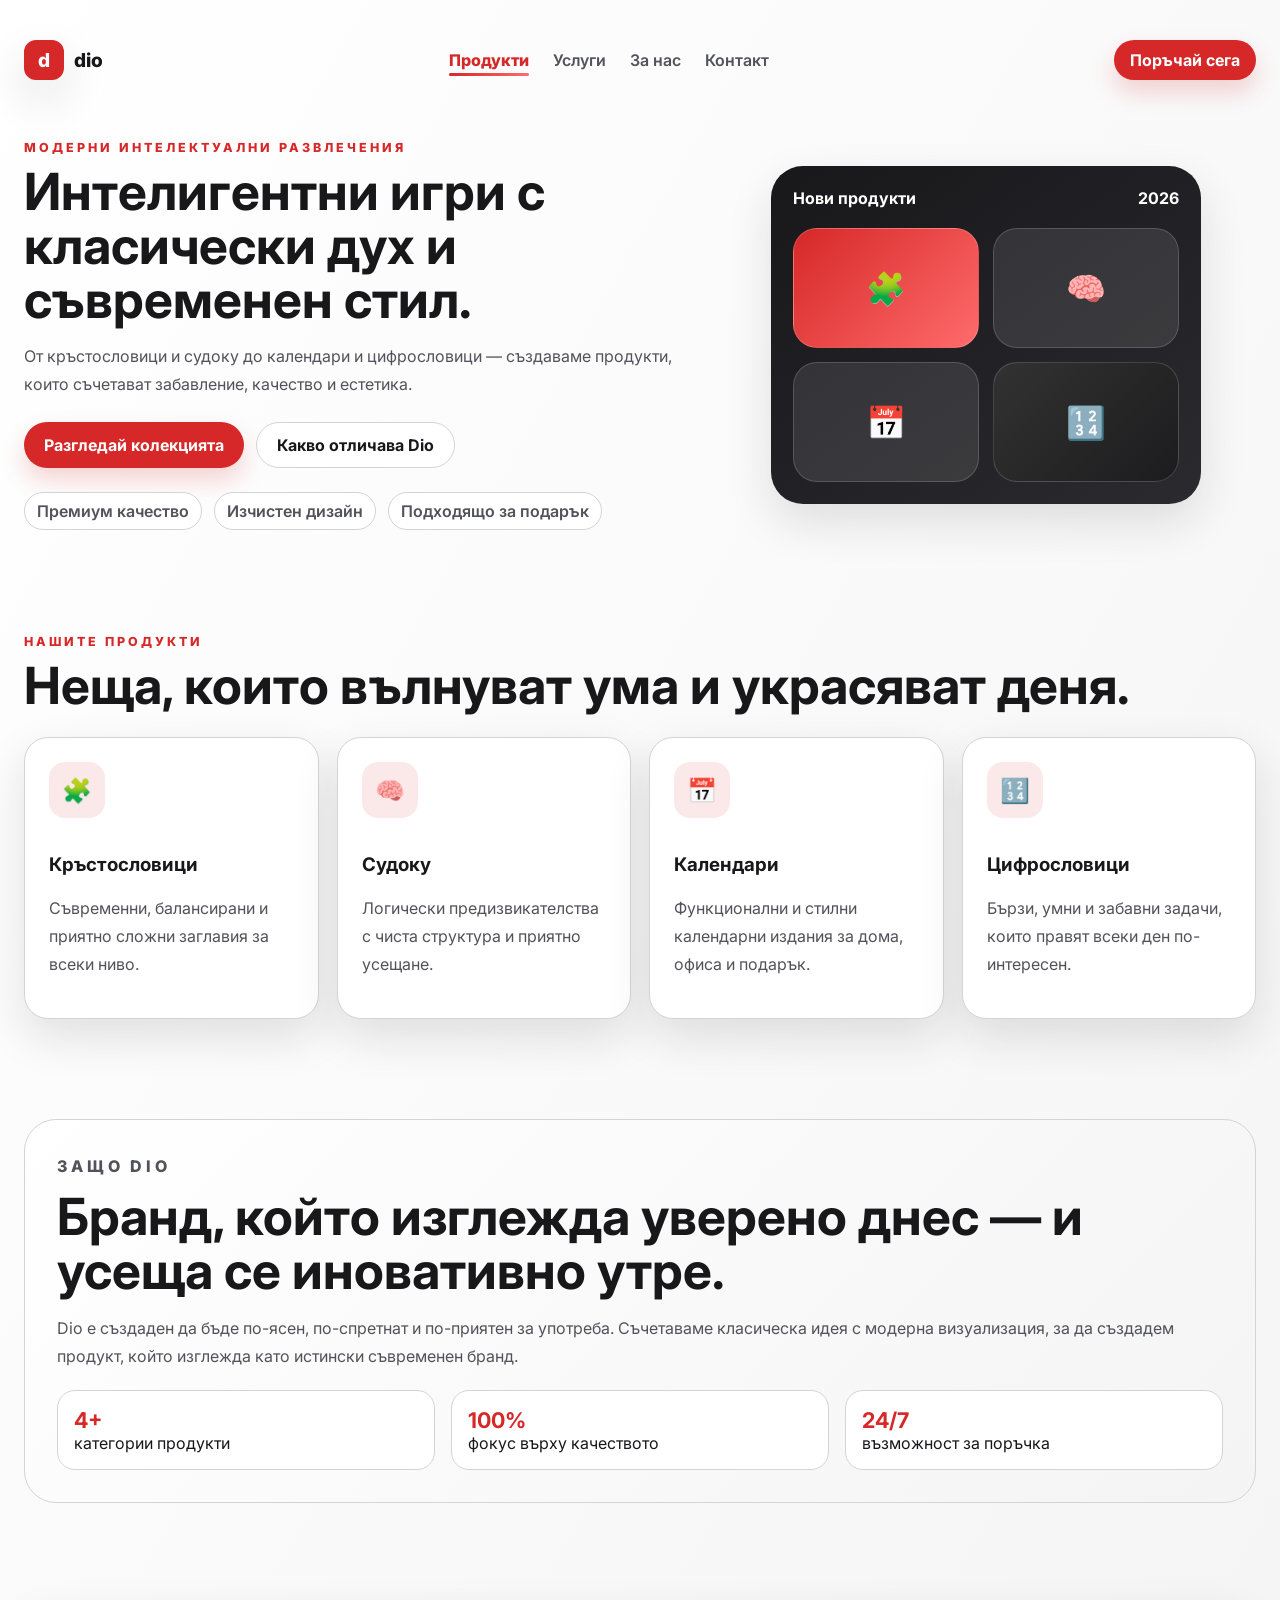
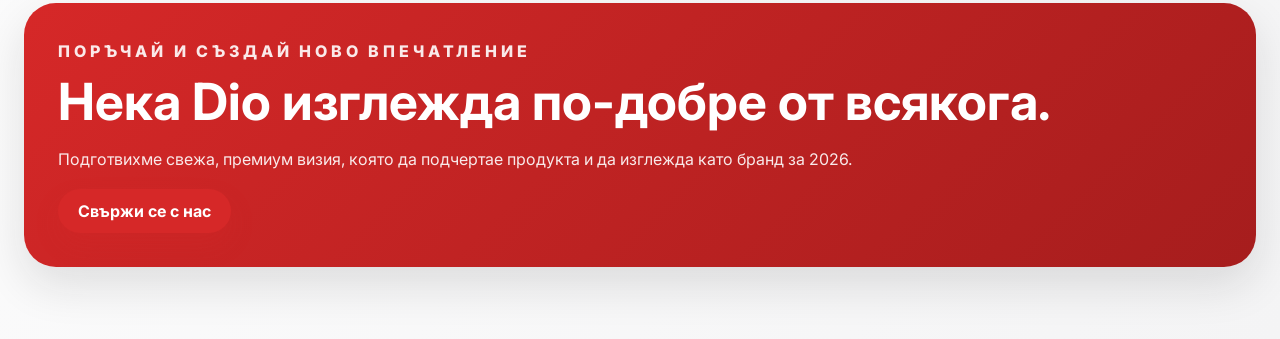
<file: index.html>
<!DOCTYPE html>
<html lang="bg">
  <head>
    <meta charset="UTF-8" />
    <meta name="viewport" content="width=device-width, initial-scale=1.0" />
    <meta
      name="description"
      content="Dio.bg — създаваме модерни кръстословици, судоку, календари и цифрословици за любители на мисленето и забавлението."
    />
    <title>Dio — интелигентни игри и подаръци</title>
    <link rel="preconnect" href="https://fonts.googleapis.com" />
    <link rel="preconnect" href="https://fonts.gstatic.com" crossorigin />
    <link
      href="https://fonts.googleapis.com/css2?family=Inter:wght@400;500;600;700;800&display=swap"
      rel="stylesheet"
    />
    <link rel="stylesheet" href="styles.css" />
  </head>
  <body>
    <div class="page-shell">
      <header class="topbar">
        <a class="brand" href="#home" aria-label="Dio начална страница">
          <span class="brand-mark">D</span>
          <span class="brand-text">dio</span>
        </a>
        <nav class="nav-links" aria-label="Основна навигация">
          <a href="#products">Продукти</a>
          <a href="services.html">Услуги</a>
          <a href="about.html">За нас</a>
          <a href="contacts.html">Контакт</a>
        </nav>
        <a class="button-primary small" href="contacts.html">Поръчай сега</a>
      </header>

      <main id="home">
        <section class="hero">
          <div class="hero-copy">
            <p class="eyebrow">Модерни интелектуални развлечения</p>
            <h1>Интелигентни игри с класически дух и съвременен стил.</h1>
            <p class="lead">
              От кръстословици и судоку до календари и цифрословици — създаваме
              продукти, които съчетават забавление, качество и естетика.
            </p>
            <div class="hero-actions">
              <a class="button-primary" href="#products">Разгледай колекцията</a>
              <a class="button-secondary" href="#about">Какво отличава Dio</a>
            </div>
            <ul class="hero-points">
              <li>Премиум качество</li>
              <li>Изчистен дизайн</li>
              <li>Подходящо за подарък</li>
            </ul>
          </div>
          <div class="hero-visual" aria-hidden="true">
            <div class="hero-card">
              <div class="card-top">
                <span>Нови продукти</span>
                <strong>2026</strong>
              </div>
              <div class="visual-grid">
                <div class="mini-card red">🧩</div>
                <div class="mini-card">🧠</div>
                <div class="mini-card">📅</div>
                <div class="mini-card dark">🔢</div>
              </div>
            </div>
          </div>
        </section>

        <section class="section" id="products">
          <div class="section-heading">
            <p class="eyebrow">Нашите продукти</p>
            <h2>Неща, които вълнуват ума и украсяват деня.</h2>
          </div>
          <div class="product-grid">
            <article class="product-card">
              <div class="icon-wrap">🧩</div>
              <h3>Кръстословици</h3>
              <p>Съвременни, балансирани и приятно сложни заглавия за всеки ниво.</p>
            </article>
            <article class="product-card">
              <div class="icon-wrap">🧠</div>
              <h3>Судоку</h3>
              <p>Логически предизвикателства с чиста структура и приятно усещане.</p>
            </article>
            <article class="product-card">
              <div class="icon-wrap">📅</div>
              <h3>Календари</h3>
              <p>Функционални и стилни календарни издания за дома, офиса и подарък.</p>
            </article>
            <article class="product-card">
              <div class="icon-wrap">🔢</div>
              <h3>Цифрословици</h3>
              <p>Бързи, умни и забавни задачи, които правят всеки ден по-интересен.</p>
            </article>
          </div>
        </section>

        <section class="section about" id="about">
          <div class="about-panel">
            <p class="eyebrow">Защо Dio</p>
            <h2>Бранд, който изглежда уверено днес — и усеща се иновативно утре.</h2>
            <p>
              Dio е създаден да бъде по-ясен, по-спретнат и по-приятен за употреба.
              Съчетаваме класическа идея с модерна визуализация, за да създадем
              продукт, който изглежда като истински съвременен бранд.
            </p>
            <div class="stats">
              <div>
                <strong>4+</strong>
                <span>категории продукти</span>
              </div>
              <div>
                <strong>100%</strong>
                <span>фокус върху качеството</span>
              </div>
              <div>
                <strong>24/7</strong>
                <span>възможност за поръчка</span>
              </div>
            </div>
          </div>
        </section>

        <section class="section cta-section" id="contact">
          <div class="cta-card">
            <p class="eyebrow">Поръчай и създай ново впечатление</p>
            <h2>Нека Dio изглежда по-добре от всякога.</h2>
            <p>Подготвихме свежа, премиум визия, която да подчертае продукта и да изглежда като бранд за 2026.</p>
            <a class="button-primary" href="mailto:hello@dio.bg">Свържи се с нас</a>
          </div>
        </section>
      </main>
    </div>

    <script src="script.js"></script>
  </body>
</html>
</file>
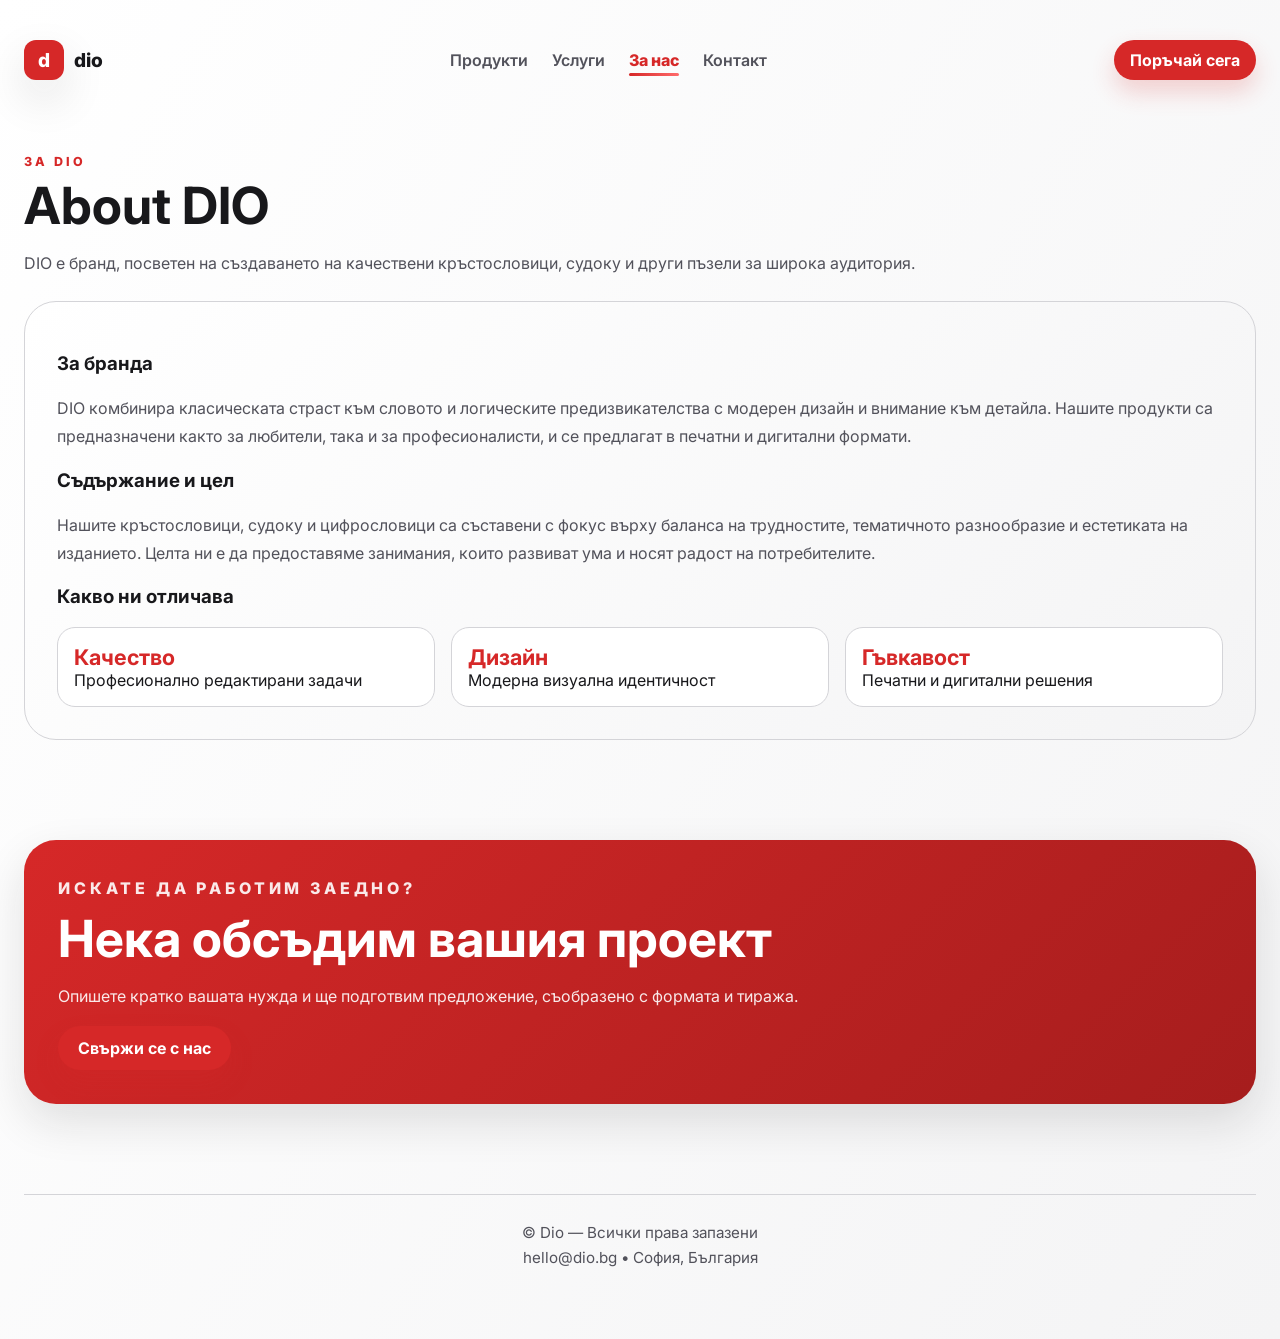
<file: about.html>
<!DOCTYPE html>
<html lang="bg">
  <head>
    <meta charset="UTF-8" />
    <meta name="viewport" content="width=device-width, initial-scale=1.0" />
    <title>About DIO</title>
    <link rel="preconnect" href="https://fonts.googleapis.com" />
    <link rel="preconnect" href="https://fonts.gstatic.com" crossorigin />
    <link
      href="https://fonts.googleapis.com/css2?family=Inter:wght@400;500;600;700;800&display=swap"
      rel="stylesheet"
    />
    <link rel="stylesheet" href="styles.css" />
  </head>
  <body>
    <div class="page-shell">
      <header class="topbar">
        <a class="brand" href="index.html" aria-label="Dio начална страница">
          <span class="brand-mark">D</span>
          <span class="brand-text">dio</span>
        </a>
        <nav class="nav-links" aria-label="Основна навигация">
          <a href="#products">Продукти</a>
          <a href="services.html">Услуги</a>
          <a href="about.html" class="active">За нас</a>
          <a href="contacts.html">Контакт</a>
        </nav>
        <a class="button-primary small" href="contacts.html">Поръчай сега</a>
      </header>

      <main id="about-page">
        <section class="section">
          <div class="section-heading">
            <p class="eyebrow">За DIO</p>
            <h2>About DIO</h2>
            <p class="lead">DIO е бранд, посветен на създаването на качествени кръстословици, судоку и други пъзели за широка аудитория.</p>
          </div>

          <div class="about-panel">
            <h3>За бранда</h3>
            <p>
              DIO комбинира класическата страст към словото и логическите предизвикателства с модерен дизайн и внимание към детайла. Нашите продукти са предназначени както за любители, така и за професионалисти, и се предлагат в печатни и дигитални формати.
            </p>

            <h3>Съдържание и цел</h3>
            <p>
              Нашите кръстословици, судоку и цифрословици са съставени с фокус върху баланса на трудностите, тематичното разнообразие и естетиката на изданието. Целта ни е да предоставяме занимания, които развиват ума и носят радост на потребителите.
            </p>

            <h3>Какво ни отличава</h3>
            <div class="stats" style="margin-top:16px;">
              <div>
                <strong>Качество</strong>
                <span>Професионално редактирани задачи</span>
              </div>
              <div>
                <strong>Дизайн</strong>
                <span>Модерна визуална идентичност</span>
              </div>
              <div>
                <strong>Гъвкавост</strong>
                <span>Печатни и дигитални решения</span>
              </div>
            </div>
          </div>
        </section>

        <section class="section" id="contact">
          <div class="cta-card">
            <p class="eyebrow">Искате да работим заедно?</p>
            <h2>Нека обсъдим вашия проект</h2>
            <p>Опишете кратко вашата нужда и ще подготвим предложение, съобразено с формата и тиража.</p>
            <a class="button-primary" href="mailto:hello@dio.bg">Свържи се с нас</a>
          </div>
        </section>

        <footer class="site-footer" aria-label="Футър">
          <div class="site-footer-inner">
            <p>© Dio — Всички права запазени</p>
            <p>hello@dio.bg • София, България</p>
          </div>
        </footer>
      </main>
    </div>

    <script src="script.js"></script>
  </body>
</html>
</file>
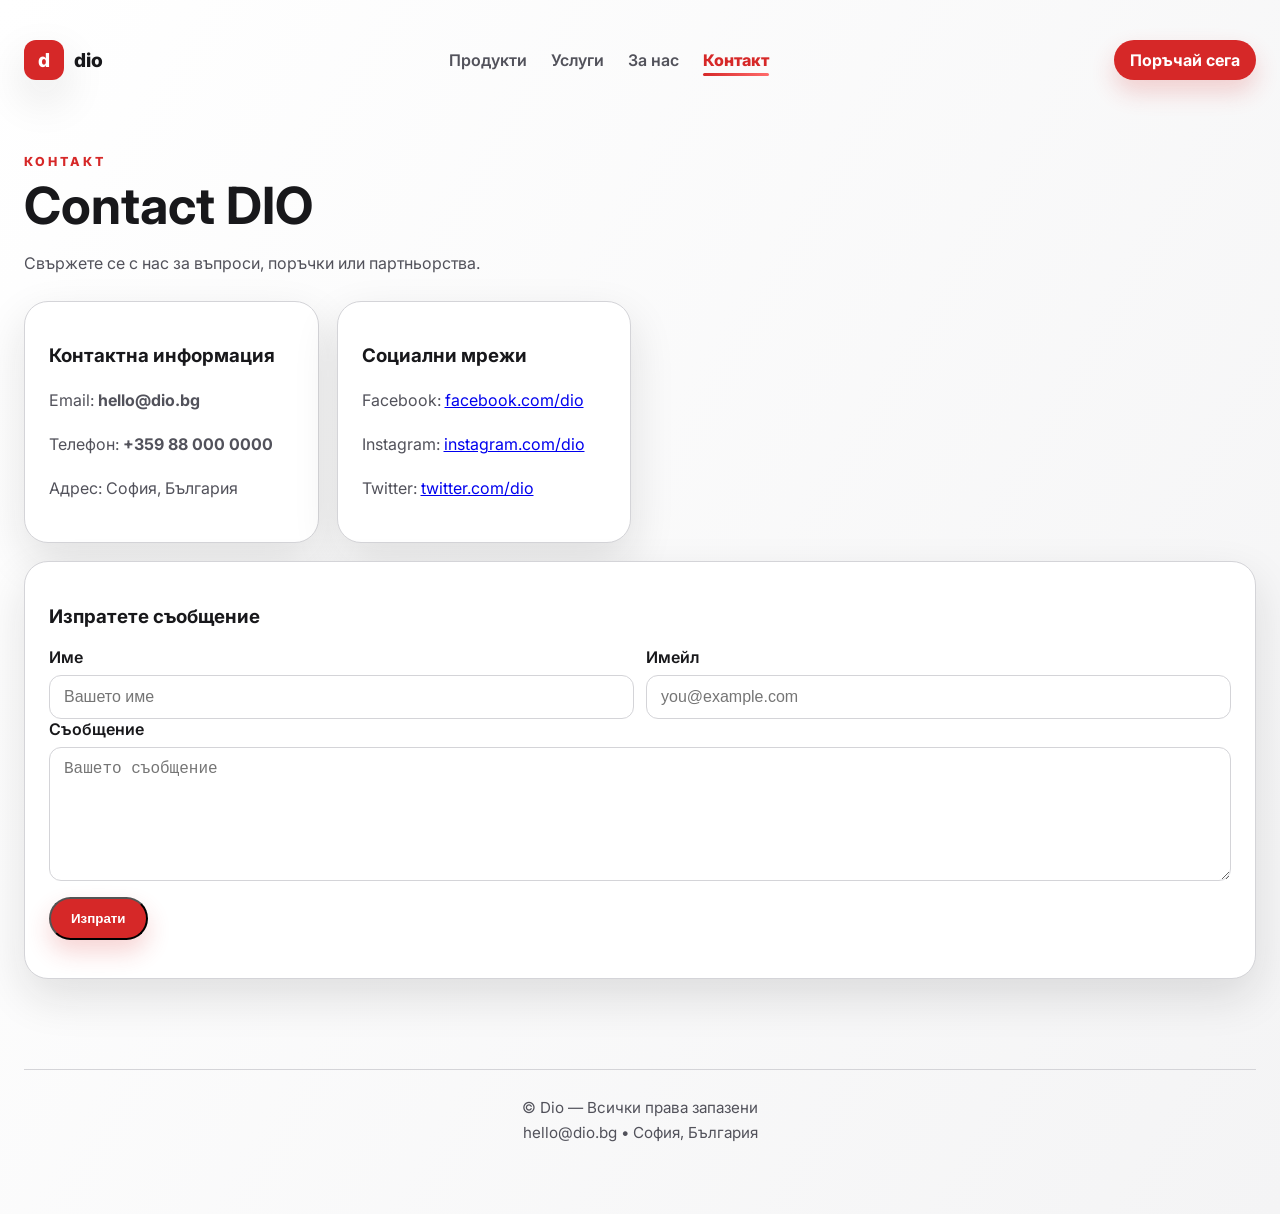
<file: contacts.html>
<!DOCTYPE html>
<html lang="bg">
  <head>
    <meta charset="UTF-8" />
    <meta name="viewport" content="width=device-width, initial-scale=1.0" />
    <title>Contact DIO</title>
    <link rel="preconnect" href="https://fonts.googleapis.com" />
    <link rel="preconnect" href="https://fonts.gstatic.com" crossorigin />
    <link
      href="https://fonts.googleapis.com/css2?family=Inter:wght@400;500;600;700;800&display=swap"
      rel="stylesheet"
    />
    <link rel="stylesheet" href="styles.css" />
  </head>
  <body>
    <div class="page-shell">
      <header class="topbar">
        <a class="brand" href="index.html" aria-label="Dio начална страница">
          <span class="brand-mark">D</span>
          <span class="brand-text">dio</span>
        </a>
        <nav class="nav-links" aria-label="Основна навигация">
          <a href="#products">Продукти</a>
          <a href="services.html">Услуги</a>
          <a href="about.html">За нас</a>
          <a href="contacts.html" class="active">Контакт</a>
        </nav>
        <a class="button-primary small" href="contacts.html">Поръчай сега</a>
      </header>

      <main id="contact-page">
        <section class="section">
          <div class="section-heading">
            <p class="eyebrow">Контакт</p>
            <h2>Contact DIO</h2>
            <p class="lead">Свържете се с нас за въпроси, поръчки или партньорства.</p>
          </div>

          <div class="product-grid">
            <article class="product-card">
              <h3>Контактна информация</h3>
              <p>Email: <strong>hello@dio.bg</strong></p>
              <p>Телефон: <strong>+359 88 000 0000</strong></p>
              <p>Адрес: София, България</p>
            </article>

            <article class="product-card">
              <h3>Социални мрежи</h3>
              <p>Facebook: <a href="#">facebook.com/dio</a></p>
              <p>Instagram: <a href="#">instagram.com/dio</a></p>
              <p>Twitter: <a href="#">twitter.com/dio</a></p>
            </article>

            <article class="product-card" style="grid-column: 1 / -1;">
              <h3>Изпратете съобщение</h3>
              <form id="contactForm" class="contact-form" action="#" method="post" data-endpoint="https://formspree.io/f/your-form-id">
                <div class="form-grid">
                  <div class="form-field">
                    <label for="name">Име</label>
                    <input id="name" name="name" type="text" placeholder="Вашето име" required />
                  </div>
                  <div class="form-field">
                    <label for="email">Имейл</label>
                    <input id="email" name="email" type="email" placeholder="you@example.com" required />
                  </div>
                </div>
                <div class="form-field">
                  <label for="message">Съобщение</label>
                  <textarea id="message" name="message" rows="6" placeholder="Вашето съобщение" required></textarea>
                </div>
                <div style="margin-top:16px;">
                  <button class="button-primary" type="submit">Изпрати</button>
                </div>
                <div id="formMessage" class="form-message" aria-live="polite"></div>
              </form>
            </article>
          </div>
        </section>

        <footer class="site-footer" aria-label="Футър">
          <div class="site-footer-inner">
            <p>© Dio — Всички права запазени</p>
            <p>hello@dio.bg • София, България</p>
          </div>
        </footer>
      </main>
    </div>

    <script src="script.js"></script>
  </body>
</html>
</file>
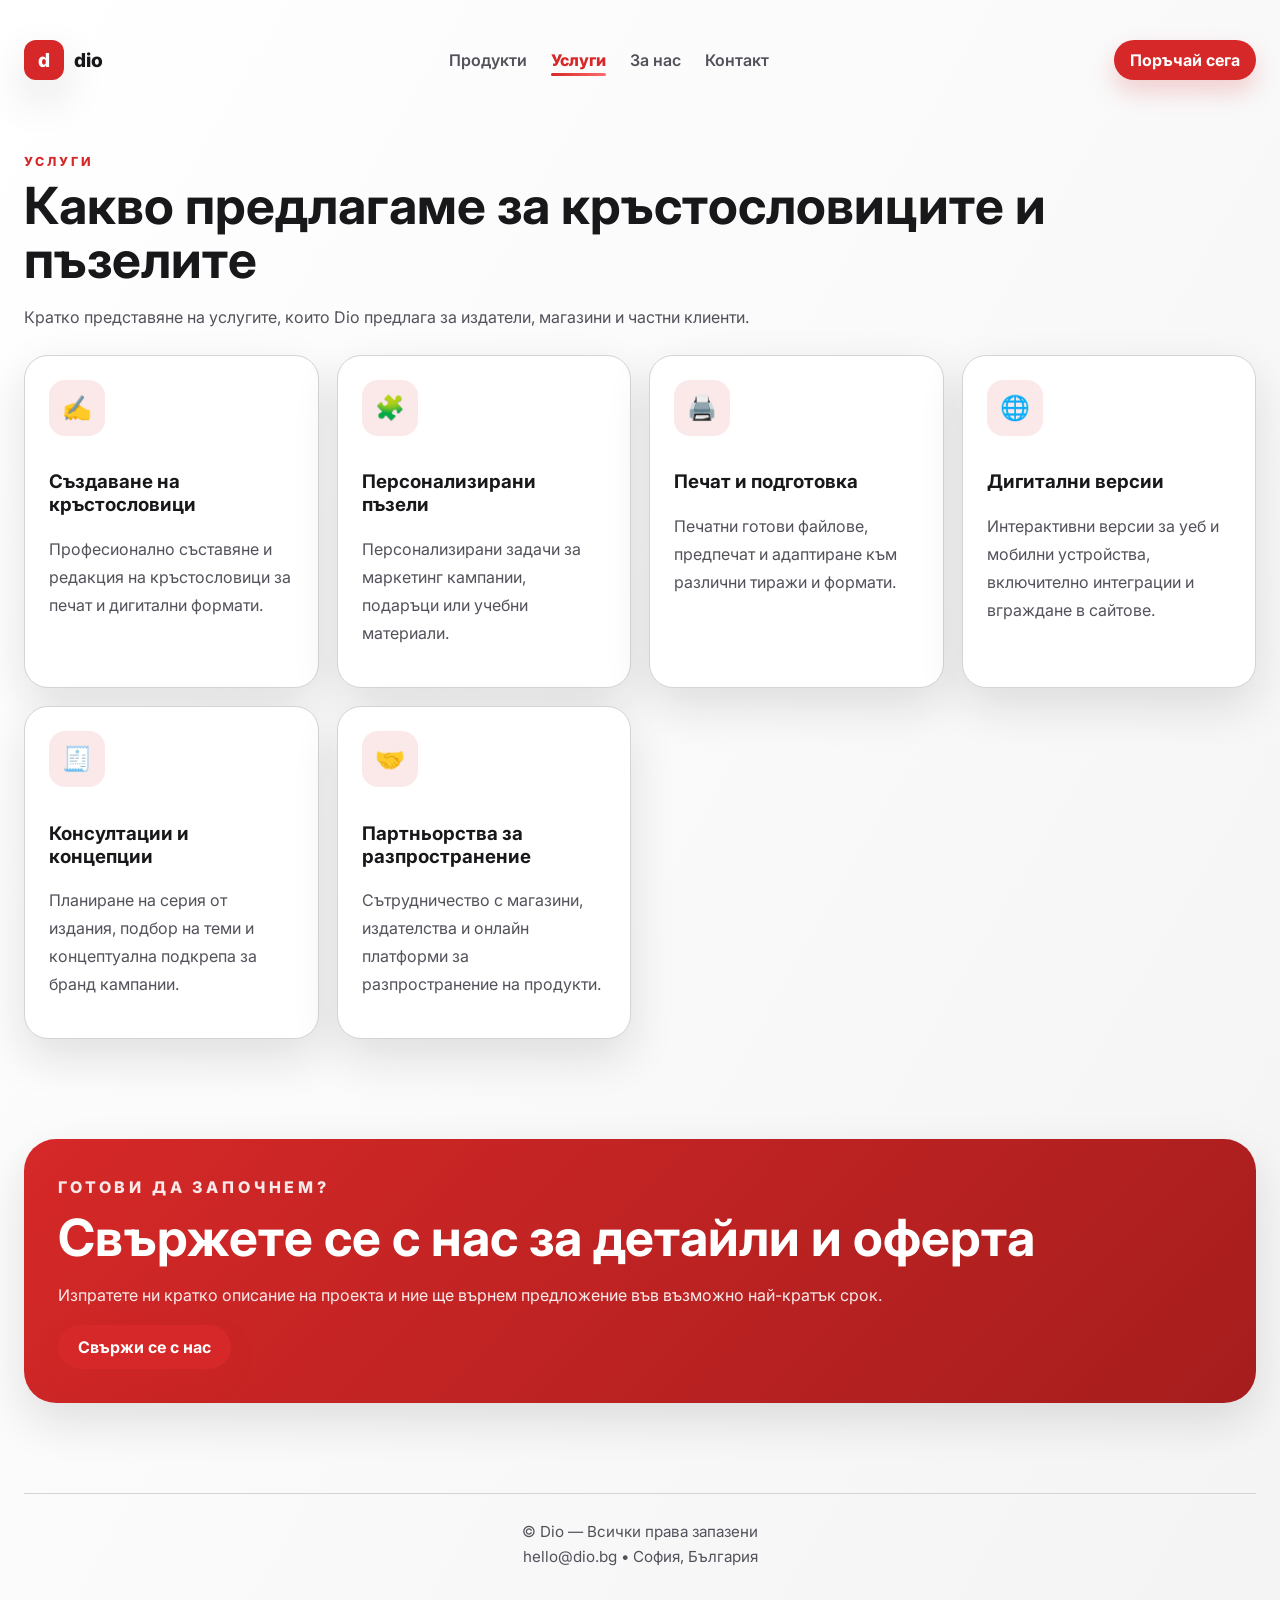
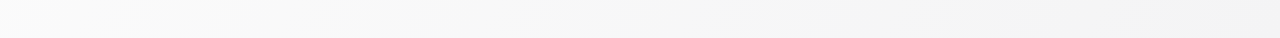
<file: services.html>
<!DOCTYPE html>
<html lang="bg">
  <head>
    <meta charset="UTF-8" />
    <meta name="viewport" content="width=device-width, initial-scale=1.0" />
    <title>Dio — Услуги</title>
    <link rel="preconnect" href="https://fonts.googleapis.com" />
    <link rel="preconnect" href="https://fonts.gstatic.com" crossorigin />
    <link
      href="https://fonts.googleapis.com/css2?family=Inter:wght@400;500;600;700;800&display=swap"
      rel="stylesheet"
    />
    <link rel="stylesheet" href="styles.css" />
  </head>
  <body>
    <div class="page-shell">
      <header class="topbar">
        <a class="brand" href="index.html" aria-label="Dio начална страница">
          <span class="brand-mark">D</span>
          <span class="brand-text">dio</span>
        </a>
        <nav class="nav-links" aria-label="Основна навигация">
          <a href="#products">Продукти</a>
          <a href="services.html" class="active">Услуги</a>
          <a href="about.html">За нас</a>
          <a href="contacts.html">Контакт</a>
        </nav>
        <a class="button-primary small" href="contacts.html">Поръчай сега</a>
      </header>

      <main id="services">
        <section class="section">
          <div class="section-heading">
            <p class="eyebrow">Услуги</p>
            <h2>Какво предлагаме за кръстословиците и пъзелите</h2>
            <p class="lead">Кратко представяне на услугите, които Dio предлага за издатели, магазини и частни клиенти.</p>
          </div>

          <div class="product-grid">
            <article class="product-card">
              <div class="icon-wrap">✍️</div>
              <h3>Създаване на кръстословици</h3>
              <p>Професионално съставяне и редакция на кръстословици за печат и дигитални формати.</p>
            </article>

            <article class="product-card">
              <div class="icon-wrap">🧩</div>
              <h3>Персонализирани пъзели</h3>
              <p>Персонализирани задачи за маркетинг кампании, подаръци или учебни материали.</p>
            </article>

            <article class="product-card">
              <div class="icon-wrap">🖨️</div>
              <h3>Печат и подготовка</h3>
              <p>Печатни готови файлове, предпечат и адаптиране към различни тиражи и формати.</p>
            </article>

            <article class="product-card">
              <div class="icon-wrap">🌐</div>
              <h3>Дигитални версии</h3>
              <p>Интерактивни версии за уеб и мобилни устройства, включително интеграции и вграждане в сайтове.</p>
            </article>

            <article class="product-card">
              <div class="icon-wrap">🧾</div>
              <h3>Консултации и концепции</h3>
              <p>Планиране на серия от издания, подбор на теми и концептуална подкрепа за бранд кампании.</p>
            </article>

            <article class="product-card">
              <div class="icon-wrap">🤝</div>
              <h3>Партньорства за разпространение</h3>
              <p>Сътрудничество с магазини, издателства и онлайн платформи за разпространение на продукти.</p>
            </article>
          </div>
        </section>

        <section class="section" id="contact">
          <div class="cta-card">
            <p class="eyebrow">Готови да започнем?</p>
            <h2>Свържете се с нас за детайли и оферта</h2>
            <p>Изпратете ни кратко описание на проекта и ние ще върнем предложение във възможно най-кратък срок.</p>
            <a class="button-primary" href="mailto:hello@dio.bg">Свържи се с нас</a>
          </div>
        </section>

        <footer class="site-footer" aria-label="Футър">
          <div class="site-footer-inner">
            <p>© Dio — Всички права запазени</p>
            <p>hello@dio.bg • София, България</p>
          </div>
        </footer>
      </main>
    </div>

    <script src="script.js"></script>
  </body>
</html>
</file>
<file: styles.css>
:root {
  --red: #d62828;
  --red-dark: #a61d1d;
  --white: #fdfdfd;
  --gray-100: #f4f4f5;
  --gray-300: #d4d4d8;
  --gray-600: #52525b;
  --gray-900: #18181b;
  --shadow: 0 18px 45px rgba(24, 24, 27, 0.12);
}

* {
  box-sizing: border-box;
}

html {
  scroll-behavior: smooth;
}

body {
  margin: 0;
  font-family: 'Inter', sans-serif;
  color: var(--gray-900);
  background: linear-gradient(120deg, #fff 0%, var(--gray-100) 100%);
}

img {
  max-width: 100%;
}

.page-shell {
  max-width: 1400px;
  margin: 0 auto;
  padding: 24px 24px 72px;
}

.topbar {
  display: flex;
  justify-content: space-between;
  align-items: center;
  padding: 16px 0 24px;
}

.brand {
  display: inline-flex;
  align-items: center;
  gap: 10px;
  text-decoration: none;
  color: var(--gray-900);
  font-weight: 800;
  font-size: 1.2rem;
  text-transform: lowercase;
}

.brand-mark {
  display: inline-grid;
  place-items: center;
  width: 40px;
  height: 40px;
  border-radius: 12px;
  background: var(--red);
  color: white;
  box-shadow: var(--shadow);
}

.nav-links {
  display: flex;
  gap: 24px;
}

.nav-links a {
  text-decoration: none;
  color: var(--gray-600);
  font-weight: 600;
}

.nav-links a.active {
  color: var(--red);
  font-weight: 800;
  position: relative;
}

.nav-links a.active::after {
  content: '';
  position: absolute;
  left: 0;
  right: 0;
  bottom: -6px;
  height: 3px;
  background: linear-gradient(90deg, var(--red), #ff6b6b);
  border-radius: 4px;
}

.button-primary,
.button-secondary {
  display: inline-flex;
  align-items: center;
  justify-content: center;
  text-decoration: none;
  border-radius: 999px;
  padding: 12px 20px;
  font-weight: 700;
  transition: transform 0.2s ease, box-shadow 0.2s ease;
}

.button-primary {
  background: var(--red);
  color: white;
  box-shadow: 0 12px 24px rgba(214, 40, 40, 0.2);
}

.button-primary.small {
  padding: 10px 16px;
}

.button-secondary {
  color: var(--gray-900);
  background: white;
  border: 1px solid var(--gray-300);
}

.button-primary:hover,
.button-secondary:hover {
  transform: translateY(-2px);
}

.hero {
  display: grid;
  grid-template-columns: 1.1fr 0.9fr;
  gap: 32px;
  padding: 36px 0 54px;
  align-items: center;
}

.eyebrow {
  margin: 0 0 10px;
  text-transform: uppercase;
  letter-spacing: 0.24em;
  font-size: 0.78rem;
  font-weight: 800;
  color: var(--red);
}

.hero h1,
.section h2,
.cta-card h2 {
  margin: 0 0 14px;
  line-height: 1.05;
  font-size: clamp(2rem, 4vw, 3.5rem);
}

.lead,
.about-panel p,
.cta-card p,
.product-card p {
  color: var(--gray-600);
  font-size: 1rem;
  line-height: 1.75;
}

.hero-actions {
  display: flex;
  flex-wrap: wrap;
  gap: 12px;
  margin: 24px 0;
}

.hero-points {
  display: flex;
  flex-wrap: wrap;
  gap: 12px;
  padding: 0;
  list-style: none;
  margin: 0;
}

.hero-points li {
  padding: 8px 12px;
  border-radius: 999px;
  background: white;
  color: var(--gray-600);
  border: 1px solid var(--gray-300);
  font-weight: 600;
}

.hero-visual {
  display: flex;
  justify-content: center;
}

.hero-card {
  width: min(100%, 430px);
  padding: 22px;
  border-radius: 32px;
  background: linear-gradient(145deg, var(--gray-900), #2a2a2f);
  color: white;
  box-shadow: var(--shadow);
}

.card-top {
  display: flex;
  justify-content: space-between;
  align-items: center;
  margin-bottom: 20px;
  font-weight: 700;
}

.visual-grid {
  display: grid;
  grid-template-columns: repeat(2, minmax(0, 1fr));
  gap: 14px;
}

.mini-card {
  display: grid;
  place-items: center;
  min-height: 120px;
  border-radius: 24px;
  font-size: 2rem;
  background: rgba(255, 255, 255, 0.1);
  border: 1px solid rgba(255, 255, 255, 0.16);
}

.mini-card.red {
  background: linear-gradient(135deg, var(--red), #ff6b6b);
}

.mini-card.dark {
  background: linear-gradient(135deg, #323232, #1c1c1e);
}

.section {
  padding: 50px 0;
}

.section-heading {
  margin-bottom: 24px;
}

.product-grid {
  display: grid;
  grid-template-columns: repeat(4, minmax(0, 1fr));
  gap: 18px;
}

.product-card {
  background: white;
  border: 1px solid var(--gray-300);
  border-radius: 24px;
  padding: 24px;
  box-shadow: var(--shadow);
}

.icon-wrap {
  display: inline-flex;
  align-items: center;
  justify-content: center;
  width: 56px;
  height: 56px;
  margin-bottom: 16px;
  border-radius: 16px;
  background: rgba(214, 40, 40, 0.1);
  font-size: 1.5rem;
}

.about-panel {
  padding: 32px;
  border-radius: 32px;
  background: linear-gradient(135deg, white, var(--gray-100));
  border: 1px solid var(--gray-300);
}

.stats {
  display: grid;
  grid-template-columns: repeat(3, minmax(0, 1fr));
  gap: 16px;
  margin-top: 20px;
}

.stats div {
  padding: 16px;
  border-radius: 18px;
  background: white;
  border: 1px solid var(--gray-300);
}

.stats strong {
  display: block;
  font-size: 1.35rem;
  color: var(--red);
}

.cta-section {
  padding-bottom: 0;
}

.cta-card {
  padding: 34px;
  border-radius: 32px;
  background: linear-gradient(135deg, var(--red), var(--red-dark));
  color: white;
  box-shadow: var(--shadow);
}

.cta-card p {
  color: rgba(255, 255, 255, 0.9);
}

/* Footer styles for consistency */
.site-footer {
  padding: 28px 0 0;
  margin-top: 40px;
  border-top: 1px solid var(--gray-300);
}
.site-footer .site-footer-inner {
  text-align: center;
  max-width: 900px;
  margin: 0 auto;
  color: var(--gray-600);
  font-size: 0.95rem;
}
.site-footer p {
  margin: 0;
}
.site-footer p + p {
  margin-top: 6px;
}

/* Contact form styles */
.contact-form .form-grid {
  display: grid;
  grid-template-columns: repeat(2, minmax(0, 1fr));
  gap: 12px;
}
.form-field {
  display: flex;
  flex-direction: column;
}
.form-field label {
  font-weight: 600;
  margin-bottom: 8px;
  color: var(--gray-900);
}
.form-field input,
.form-field textarea {
  padding: 12px 14px;
  border-radius: 12px;
  border: 1px solid var(--gray-300);
  background: white;
  font-size: 1rem;
  color: var(--gray-900);
}
.form-field input:focus,
.form-field textarea:focus {
  outline: none;
  box-shadow: 0 6px 18px rgba(38, 50, 56, 0.08);
  border-color: var(--red);
}

@media (max-width: 640px) {
  .contact-form .form-grid {
    grid-template-columns: 1fr;
  }
}

/* Form feedback */
.field-error {
  color: var(--red);
  font-size: 0.9rem;
  margin-top: 8px;
}
.form-message {
  margin-top: 14px;
  font-weight: 700;
  color: var(--gray-900);
}
.form-message.success {
  color: #0b8457; /* greenish */
}
.form-message.error {
  color: var(--red);
}

@media (max-width: 960px) {
  .hero {
    grid-template-columns: 1fr;
  }

  .product-grid {
    grid-template-columns: repeat(2, minmax(0, 1fr));
  }
}

@media (max-width: 640px) {
  .page-shell {
    padding: 16px 16px 48px;
  }

  .topbar {
    flex-wrap: wrap;
    gap: 12px;
  }

  .nav-links {
    order: 3;
    width: 100%;
    justify-content: space-between;
  }

  .product-grid,
  .stats {
    grid-template-columns: 1fr;
  }

  .hero h1,
  .section h2,
  .cta-card h2 {
    font-size: 2rem;
  }
}
</file>
